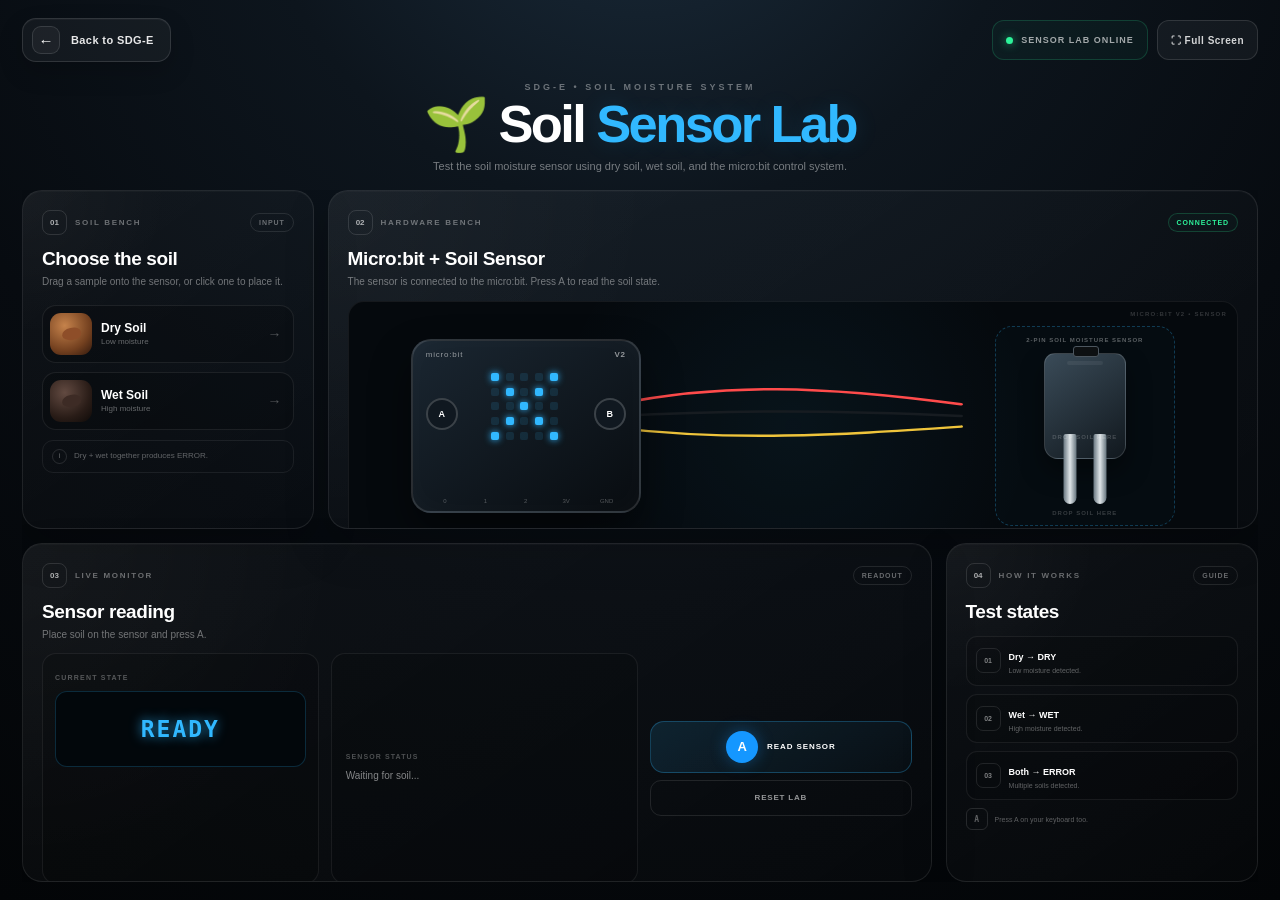
<file: soil-lab.html>
<!DOCTYPE html>
<html lang="en">

<head>

    <meta charset="UTF-8">

    <meta
        name="viewport"
        content="width=device-width, initial-scale=1.0"
    >

    <title>SDG-E • Soil Sensor Lab</title>


    <style>

        /* =========================================================
           RESET
        ========================================================= */

        * {
            margin: 0;
            padding: 0;
            box-sizing: border-box;
        }


        html,
        body {
            width: 100%;
            min-height: 100%;
        }


        body {

            min-height: 100vh;

            overflow: hidden;

            font-family:
                Arial,
                Helvetica,
                sans-serif;

            color: #ffffff;

            background:
                radial-gradient(
                    circle at 50% -20%,
                    #1b2d3d 0%,
                    #0d151d 31%,
                    #070b10 62%,
                    #030507 100%
                );
        }


        button {
            font: inherit;
        }


        /* =========================================================
           LAB ROOT
        ========================================================= */

        .lab-app {

            width: 100vw;
            height: 100vh;

            min-height: 650px;

            padding:
                18px 22px;

            display: flex;

            flex-direction: column;

            overflow: hidden;
        }


        /* =========================================================
           TOP BAR
        ========================================================= */

        .lab-topbar {

            flex:
                0 0 auto;

            width: 100%;

            display: flex;

            align-items: center;

            justify-content: space-between;

            gap: 16px;

            margin-bottom: 14px;
        }


        /* BACK BUTTON */

        .back-button {

            display: inline-flex;

            align-items: center;

            gap: 11px;

            min-height: 44px;

            padding:
                0 16px 0 9px;

            border:
                1px solid
                rgba(255,255,255,.12);

            border-radius: 14px;

            background:
                rgba(255,255,255,.045);

            color:
                rgba(255,255,255,.9);

            cursor: pointer;

            box-shadow:
                inset 0 1px 0
                rgba(255,255,255,.035),

                0 10px 25px
                rgba(0,0,0,.18);

            transition:
                transform .22s ease,
                background .22s ease,
                border-color .22s ease;
        }


        .back-button:hover {

            transform:
                translateX(-3px);

            background:
                rgba(255,255,255,.075);

            border-color:
                rgba(255,255,255,.28);
        }


        .back-arrow {

            width: 28px;
            height: 28px;

            display: grid;

            place-items: center;

            border:
                1px solid
                rgba(255,255,255,.12);

            border-radius: 9px;

            background:
                rgba(255,255,255,.045);

            color:
                #ffffff;

            font-size: 15px;

            line-height: 1;
        }


        .back-text {

            font-size: 11px;

            font-weight: 800;

            letter-spacing: .4px;
        }


        /* RIGHT SIDE */

        .top-right {

            display: flex;

            align-items: center;

            gap: 9px;
        }


        .online-pill {

            min-height: 40px;

            display: inline-flex;

            align-items: center;

            gap: 8px;

            padding:
                0 13px;

            border:
                1px solid
                rgba(45,243,154,.18);

            border-radius: 12px;

            background:
                rgba(45,243,154,.035);

            color:
                rgba(255,255,255,.62);

            font-size: 9px;

            font-weight: 900;

            letter-spacing: 1px;
        }


        .online-dot {

            width: 7px;
            height: 7px;

            border-radius: 50%;

            background:
                #2df39a;

            box-shadow:
                0 0 10px
                rgba(45,243,154,.7);
        }


        .fullscreen-button {

            min-height: 40px;

            display: inline-flex;

            align-items: center;

            gap: 8px;

            padding:
                0 13px;

            border:
                1px solid
                rgba(255,255,255,.12);

            border-radius: 12px;

            background:
                rgba(255,255,255,.045);

            color:
                rgba(255,255,255,.82);

            cursor: pointer;

            font-size: 10px;

            font-weight: 800;

            letter-spacing: .5px;

            transition:
                background .22s ease,
                border-color .22s ease,
                transform .22s ease;
        }


        .fullscreen-button:hover {

            transform:
                translateY(-2px);

            background:
                rgba(255,255,255,.075);

            border-color:
                rgba(255,255,255,.27);
        }


        /* =========================================================
           HEADER
        ========================================================= */

        .lab-header {

            flex:
                0 0 auto;

            text-align: center;

            margin-bottom: 16px;
        }


        .lab-kicker {

            display: inline-block;

            margin-bottom: 7px;

            color:
                rgba(255,255,255,.38);

            font-size: 9px;

            font-weight: 900;

            letter-spacing: 3px;
        }


        .lab-header h1 {

            font-size:
                clamp(
                    34px,
                    4.1vw,
                    56px
                );

            line-height:
                .95;

            letter-spacing:
                -2.6px;
        }


        .lab-header h1 span {

            color:
                #31b8ff;

            text-shadow:
                0 0 25px
                rgba(49,184,255,.14);
        }


        .lab-header p {

            max-width: 690px;

            margin:
                9px auto 0;

            color:
                rgba(255,255,255,.44);

            font-size:
                11px;

            line-height:
                1.5;
        }


        /* =========================================================
           MAIN DASHBOARD
        ========================================================= */

        .lab-dashboard {

            flex:
                1 1 auto;

            min-height: 0;

            width: 100%;

            display: grid;

            grid-template-columns:
                minmax(220px, .7fr)
                minmax(430px, 1.45fr)
                minmax(235px, .75fr);

            grid-template-rows:
                minmax(0, 1fr)
                minmax(0, 1fr);

            gap: 14px;

            overflow: hidden;
        }


        /* =========================================================
           CARD
        ========================================================= */

        .card {

            position: relative;

            min-width: 0;
            min-height: 0;

            padding: 19px;

            border:
                1px solid
                rgba(255,255,255,.09);

            border-radius: 20px;

            background:
                linear-gradient(
                    145deg,
                    rgba(255,255,255,.035),
                    rgba(255,255,255,.012)
                );

            box-shadow:
                0 18px 45px
                rgba(0,0,0,.2),

                inset 0 1px 0
                rgba(255,255,255,.025);

            overflow: hidden;
        }


        .card::before {

            content: "";

            position: absolute;

            inset: 0;

            pointer-events: none;

            background:
                radial-gradient(
                    circle at 0% 0%,
                    rgba(255,255,255,.035),
                    transparent 33%
                );
        }


        /* SOIL */

        .soil-card {
            grid-column: 1;
            grid-row: 1;
        }


        /* HARDWARE */

        .hardware-card {
            grid-column: 2 / 4;
            grid-row: 1;
        }


        /* MONITOR */

        .monitor-card {
            grid-column: 1 / 3;
            grid-row: 2;
        }


        /* GUIDE */

        .guide-card {
            grid-column: 3;
            grid-row: 2;
        }


        /* =========================================================
           CARD HEADER
        ========================================================= */

        .card-head {

            position: relative;

            z-index: 5;

            display: flex;

            align-items: center;

            justify-content: space-between;

            gap: 10px;

            margin-bottom: 13px;
        }


        .card-title-row {

            display: flex;

            align-items: center;

            gap: 8px;
        }


        .card-number {

            width: 25px;
            height: 25px;

            display: grid;

            place-items: center;

            border:
                1px solid
                rgba(255,255,255,.12);

            border-radius: 8px;

            color:
                rgba(255,255,255,.65);

            font-size: 8px;

            font-weight: 900;
        }


        .card-label {

            color:
                rgba(255,255,255,.38);

            font-size: 8px;

            font-weight: 900;

            letter-spacing: 1.7px;
        }


        .card-tag {

            padding:
                5px
                8px;

            border:
                1px solid
                rgba(255,255,255,.1);

            border-radius: 999px;

            color:
                rgba(255,255,255,.38);

            font-size: 7px;

            font-weight: 900;

            letter-spacing: .9px;
        }


        .card-tag.green {

            color:
                #2df39a;

            border-color:
                rgba(45,243,154,.2);

            background:
                rgba(45,243,154,.025);
        }


        .card h2 {

            position: relative;

            z-index: 5;

            font-size: 19px;

            letter-spacing: -.4px;
        }


        .card-description {

            position: relative;

            z-index: 5;

            margin-top: 5px;

            color:
                rgba(255,255,255,.41);

            font-size: 10px;

            line-height: 1.45;
        }


        /* =========================================================
           SOIL OPTIONS
        ========================================================= */

        .soil-options {

            position: relative;

            z-index: 5;

            display: grid;

            gap: 9px;

            margin-top: 15px;
        }


        .soil-option {

            display: grid;

            grid-template-columns:
                42px
                minmax(0, 1fr)
                auto;

            align-items: center;

            gap: 9px;

            min-height: 58px;

            padding: 7px;

            border:
                1px solid
                rgba(255,255,255,.08);

            border-radius: 14px;

            background:
                rgba(0,0,0,.17);

            cursor: grab;

            user-select: none;

            transition:
                transform .2s ease,
                border-color .2s ease,
                background .2s ease;
        }


        .soil-option:hover {

            transform:
                translateY(-2px);

            border-color:
                rgba(255,255,255,.25);

            background:
                rgba(255,255,255,.025);
        }


        .soil-option:active {

            cursor: grabbing;

            transform:
                scale(.985);
        }


        .soil-visual {

            width: 42px;
            height: 42px;

            display: grid;

            place-items: center;

            border-radius: 11px;
        }


        .soil-visual::before {

            content: "";

            width: 19px;
            height: 12px;

            border-radius:
                55%
                45%
                45%
                55%;

            transform:
                rotate(-10deg);
        }


        .dry-visual {

            background:
                radial-gradient(
                    circle at 35% 30%,
                    #c5824b,
                    #73401f 63%,
                    #31190e
                );
        }


        .dry-visual::before {

            background:
                #8e4e29;
        }


        .wet-visual {

            background:
                radial-gradient(
                    circle at 35% 30%,
                    #624a41,
                    #291c17 63%,
                    #0e0a08
                );
        }


        .wet-visual::before {

            background:
                #3d2b25;
        }


        .soil-name strong {

            display: block;

            font-size: 12px;
        }


        .soil-name small {

            display: block;

            margin-top: 2px;

            color:
                rgba(255,255,255,.38);

            font-size: 8px;
        }


        .soil-arrow {

            padding-right: 4px;

            color:
                rgba(255,255,255,.3);

            font-size: 14px;
        }


        .soil-tip {

            position: relative;

            z-index: 5;

            display: flex;

            align-items: center;

            gap: 7px;

            margin-top: 10px;

            padding:
                8px
                9px;

            border:
                1px solid
                rgba(255,255,255,.07);

            border-radius: 11px;

            color:
                rgba(255,255,255,.36);

            font-size: 8px;

            line-height: 1.35;
        }


        .soil-tip span {

            width: 15px;
            height: 15px;

            display: grid;

            place-items: center;

            flex:
                0 0 auto;

            border:
                1px solid
                rgba(255,255,255,.12);

            border-radius: 50%;

            font-size: 8px;
        }


        /* =========================================================
           HARDWARE STAGE
        ========================================================= */

        .hardware-stage {

            position: relative;

            z-index: 5;

            height:
                calc(100% - 67px);

            min-height:
                250px;

            margin-top: 11px;

            border:
                1px solid
                rgba(255,255,255,.065);

            border-radius: 16px;

            background:
                radial-gradient(
                    circle at 50% 50%,
                    rgba(49,184,255,.06),
                    transparent 52%
                ),

                #05090d;

            overflow: hidden;
        }


        .hardware-stage::after {

            content:
                "MICRO:BIT V2  •  SENSOR";

            position: absolute;

            top: 9px;
            right: 10px;

            z-index: 10;

            color:
                rgba(255,255,255,.18);

            font-size: 6px;

            font-weight: 900;

            letter-spacing: 1.2px;
        }


        /* WIRES */

        .wire-layer {

            position: absolute;

            inset: 0;

            width: 100%;
            height: 100%;

            z-index: 1;

            pointer-events: none;
        }


        .wire {

            fill: none;

            stroke-width: 4;

            stroke-linecap: round;
        }


        .wire.red {
            stroke: #ff4b4b;
        }


        .wire.black {
            stroke: #171c21;
        }


        .wire.yellow {
            stroke: #efc43b;
        }


        /* =========================================================
           MICROBIT
        ========================================================= */

        .microbit {

            position: absolute;

            left: 7%;

            top: 50%;

            width: 230px;
            height: 174px;

            z-index: 4;

            transform:
                translateY(-50%);

            border:
                2px solid
                rgba(255,255,255,.13);

            border-radius: 20px;

            background:
                linear-gradient(
                    145deg,
                    #1a2631,
                    #080c10
                );

            box-shadow:
                0 20px 40px
                rgba(0,0,0,.46),

                inset 0 0 30px
                rgba(255,255,255,.025);
        }


        .microbit-top {

            display: flex;

            align-items: center;

            justify-content: space-between;

            padding:
                9px
                13px
                4px;

            color:
                rgba(255,255,255,.54);

            font-size: 8px;

            letter-spacing: .8px;
        }


        .microbit-main {

            position: relative;

            height: 122px;
        }


        .microbit-button {

            position: absolute;

            top: 35px;

            width: 32px;
            height: 32px;

            display: grid;

            place-items: center;

            border:
                2px solid
                rgba(255,255,255,.18);

            border-radius: 50%;

            background:
                #101820;

            color: white;

            font-size: 9px;

            font-weight: 900;

            cursor: pointer;
        }


        .microbit-button.a {
            left: 13px;
        }


        .microbit-button.b {
            right: 13px;
        }


        .led-grid {

            position: absolute;

            top: 10px;

            left: 50%;

            width: 70px;
            height: 70px;

            display: grid;

            grid-template-columns:
                repeat(5, 1fr);

            gap: 4px;

            transform:
                translateX(-50%);
        }


        .led {

            width: 8px;
            height: 8px;

            border-radius: 2px;

            background:
                rgba(49,184,255,.12);
        }


        .led.on {

            background:
                #31b8ff;

            box-shadow:
                0 0 7px
                #31b8ff;
        }


        .microbit-pins {

            position: absolute;

            left: 12px;
            right: 12px;

            bottom: 7px;

            display: grid;

            grid-template-columns:
                repeat(5, 1fr);

            text-align: center;

            color:
                rgba(255,255,255,.3);

            font-size: 6px;
        }


        /* =========================================================
           SENSOR
        ========================================================= */

        .sensor-drop-zone {

            position: absolute;

            right: 7%;

            top: 50%;

            width: 180px;
            height: 200px;

            z-index: 4;

            transform:
                translateY(-50%);

            display: flex;

            flex-direction: column;

            align-items: center;

            padding:
                10px;

            border:
                1px dashed
                rgba(49,184,255,.28);

            border-radius: 17px;

            background:
                rgba(49,184,255,.018);

            transition:
                border-color .2s ease,
                background .2s ease,
                box-shadow .2s ease;
        }


        .sensor-drop-zone.drag-over {

            border-color:
                #31b8ff;

            background:
                rgba(49,184,255,.065);

            box-shadow:
                0 0 25px
                rgba(49,184,255,.12);
        }


        .sensor-title {

            color:
                rgba(255,255,255,.35);

            font-size: 6px;

            font-weight: 900;

            letter-spacing: 1px;
        }


        .sensor-board {

            position: relative;

            width: 82px;
            height: 106px;

            margin-top: 10px;

            border:
                1px solid
                rgba(255,255,255,.14);

            border-radius:
                11px
                11px
                14px
                14px;

            background:
                linear-gradient(
                    145deg,
                    #3a4b58,
                    #11181e
                );

            box-shadow:
                0 13px 25px
                rgba(0,0,0,.4);
        }


        .sensor-top-line {

            position: absolute;

            top: 7px;

            left: 50%;

            width: 36px;
            height: 4px;

            transform:
                translateX(-50%);

            border-radius: 999px;

            background:
                rgba(255,255,255,.06);
        }


        .sensor-connector {

            position: absolute;

            top: -8px;

            left: 28px;

            width: 26px;
            height: 11px;

            border:
                1px solid
                #4c565f;

            border-radius: 3px;

            background:
                #0d1012;
        }


        .sensor-prongs {

            position: absolute;

            left: 50%;

            bottom: -46px;

            display: flex;

            gap: 17px;

            transform:
                translateX(-50%);
        }


        .sensor-prong {

            width: 13px;

            height: 70px;

            border-radius:
                3px
                3px
                10px
                10px;

            background:
                linear-gradient(
                    90deg,
                    #687680,
                    #dfe5e8,
                    #65747d
                );
        }


        .soil-on-sensor {

            position: absolute;

            left: 50%;

            bottom: 9px;

            width: 116px;

            min-height: 26px;

            display: flex;

            justify-content: center;

            gap: 4px;

            transform:
                translateX(-50%);

            pointer-events: none;
        }


        .placed-soil {

            width: 48px;
            height: 26px;

            border-radius:
                60%
                45%
                50%
                55%;
        }


        .placed-dry {

            background:
                radial-gradient(
                    circle at 35% 35%,
                    #b8753f,
                    #71401f 60%,
                    #362014
                );
        }


        .placed-wet {

            background:
                radial-gradient(
                    circle at 35% 35%,
                    #5d4035,
                    #291d18 60%,
                    #100c0a
                );
        }


        .drop-message {

            position: absolute;

            bottom: 9px;

            color:
                rgba(255,255,255,.2);

            font-size: 6px;

            font-weight: 900;

            letter-spacing: 1px;
        }


        /* =========================================================
           MONITOR
        ========================================================= */

        .monitor-layout {

            position: relative;

            z-index: 5;

            height:
                calc(100% - 68px);

            margin-top: 10px;

            display: grid;

            grid-template-columns:
                minmax(170px, .9fr)
                minmax(160px, 1fr)
                minmax(150px, .85fr);

            gap: 12px;
        }


        .reading-box {

            padding: 12px;

            border:
                1px solid
                rgba(255,255,255,.07);

            border-radius: 14px;

            background:
                rgba(0,0,0,.15);
        }


        .reading-label {

            color:
                rgba(255,255,255,.3);

            font-size: 7px;

            font-weight: 900;

            letter-spacing: 1.2px;
        }


        .reading {

            min-height: 76px;

            margin-top: 7px;

            display: grid;

            place-items: center;

            border:
                1px solid
                rgba(49,184,255,.2);

            border-radius: 12px;

            background:
                #02070b;

            color:
                #31b8ff;

            font-family: monospace;

            font-size: 23px;

            font-weight: 900;

            letter-spacing: 2px;

            text-shadow:
                0 0 12px
                rgba(49,184,255,.75);
        }


        .reading.error {

            color:
                #ff5c5c;

            border-color:
                rgba(255,92,92,.34);

            text-shadow:
                0 0 12px
                rgba(255,92,92,.75);
        }


        .status-box {

            display: flex;

            flex-direction: column;

            justify-content: center;

            padding: 14px;

            border:
                1px solid
                rgba(255,255,255,.07);

            border-radius: 14px;

            background:
                rgba(0,0,0,.12);
        }


        .status-box-label {

            color:
                rgba(255,255,255,.28);

            font-size: 7px;

            font-weight: 900;

            letter-spacing: 1.1px;
        }


        .status-box p {

            margin-top: 8px;

            color:
                rgba(255,255,255,.5);

            font-size: 10px;

            line-height: 1.5;
        }


        .controls-box {

            display: flex;

            flex-direction: column;

            justify-content: center;
        }


        .read-button {

            width: 100%;

            min-height: 52px;

            display: flex;

            align-items: center;

            justify-content: center;

            gap: 9px;

            border:
                1px solid
                rgba(49,184,255,.28);

            border-radius: 14px;

            background:
                linear-gradient(
                    145deg,
                    rgba(49,184,255,.13),
                    rgba(49,184,255,.025)
                );

            color: white;

            cursor: pointer;

            transition:
                transform .2s ease,
                border-color .2s ease;
        }


        .read-button:hover {

            transform:
                translateY(-2px);

            border-color:
                #31b8ff;
        }


        .read-button strong {

            width: 32px;
            height: 32px;

            display: grid;

            place-items: center;

            border-radius: 50%;

            background:
                #1597ff;

            font-size: 13px;

            box-shadow:
                0 0 16px
                rgba(21,151,255,.35);
        }


        .read-button span {

            font-size: 8px;

            font-weight: 900;

            letter-spacing: .9px;
        }


        .reset-button {

            width: 100%;

            min-height: 36px;

            margin-top: 7px;

            border:
                1px solid
                rgba(255,255,255,.1);

            border-radius: 11px;

            background:
                transparent;

            color:
                rgba(255,255,255,.57);

            cursor: pointer;

            font-size: 8px;

            font-weight: 800;

            letter-spacing: .8px;
        }


        .reset-button:hover {

            border-color:
                rgba(255,255,255,.3);

            color:
                #ffffff;
        }


        /* =========================================================
           GUIDE
        ========================================================= */

        .guide-items {

            position: relative;

            z-index: 5;

            display: grid;

            gap: 8px;

            margin-top: 13px;
        }


        .guide-item {

            display: grid;

            grid-template-columns:
                25px
                minmax(0, 1fr);

            gap: 8px;

            align-items: center;

            padding: 9px;

            border:
                1px solid
                rgba(255,255,255,.07);

            border-radius: 11px;

            background:
                rgba(0,0,0,.12);
        }


        .guide-number {

            width: 25px;
            height: 25px;

            display: grid;

            place-items: center;

            border:
                1px solid
                rgba(255,255,255,.1);

            border-radius: 7px;

            color:
                rgba(255,255,255,.48);

            font-size: 7px;

            font-weight: 900;
        }


        .guide-item strong {

            font-size: 9px;
        }


        .guide-item p {

            margin-top: 2px;

            color:
                rgba(255,255,255,.36);

            font-size: 7px;

            line-height: 1.35;
        }


        .keyboard-tip {

            position: relative;

            z-index: 5;

            display: flex;

            align-items: center;

            gap: 7px;

            margin-top: 8px;

            color:
                rgba(255,255,255,.35);

            font-size: 7px;
        }


        .keyboard-key {

            width: 22px;
            height: 22px;

            display: grid;

            place-items: center;

            border:
                1px solid
                rgba(255,255,255,.12);

            border-radius: 6px;

            font-family: monospace;

            font-size: 8px;

            font-weight: 900;
        }


        /* =========================================================
           BROWSER FULLSCREEN MODE
        ========================================================= */

        body.real-fullscreen .lab-app {

            padding:
                14px 18px;
        }


        body.real-fullscreen .lab-topbar {

            margin-bottom:
                10px;
        }


        body.real-fullscreen .lab-header {

            margin-bottom:
                10px;
        }


        body.real-fullscreen .lab-header p {

            display: none;
        }


        body.real-fullscreen .card {

            padding:
                16px;
        }


        /* =========================================================
           RESPONSIVE
        ========================================================= */

        @media (max-width: 1050px) {

            body {
                overflow: auto;
            }


            .lab-app {

                min-height: 100vh;

                height: auto;

                overflow: visible;
            }


            .lab-dashboard {

                grid-template-columns:
                    1fr;

                grid-template-rows:
                    auto;

                overflow: visible;
            }


            .soil-card,
            .hardware-card,
            .monitor-card,
            .guide-card {

                grid-column:
                    auto;

                grid-row:
                    auto;
            }


            .hardware-stage {

                height: 390px;
            }


            .monitor-layout {

                height: auto;

                grid-template-columns:
                    1fr;
            }

        }


        @media (max-width: 700px) {

            .lab-app {

                padding:
                    14px;
            }


            .top-right {

                gap: 6px;
            }


            .online-pill {

                display: none;
            }


            .back-text {

                display: none;
            }


            .back-button {

                padding:
                    0 9px;
            }


            .lab-header h1 {

                font-size:
                    43px;
            }


            .hardware-stage {

                height:
                    550px;
            }


            .microbit {

                left:
                    50%;

                top:
                    105px;

                transform:
                    translateX(-50%);
            }


            .sensor-drop-zone {

                right:
                    50%;

                top:
                    370px;

                transform:
                    translateX(50%);
            }

        }

    </style>

</head>


<body>

    <div class="lab-app">


        <!-- =====================================================
             TOP BAR
        ===================================================== -->

        <header class="lab-topbar">


            <button
                class="back-button"
                id="backButton"
                type="button"
            >

                <span class="back-arrow">
                    ←
                </span>

                <span class="back-text">
                    Back to SDG-E
                </span>

            </button>


            <div class="top-right">


                <div class="online-pill">

                    <span class="online-dot"></span>

                    SENSOR LAB ONLINE

                </div>


                <button
                    class="fullscreen-button"
                    id="fullscreenButton"
                    type="button"
                >
                    ⛶ Full Screen
                </button>

            </div>

        </header>


        <!-- =====================================================
             HEADER
        ===================================================== -->

        <section class="lab-header">

            <span class="lab-kicker">
                SDG-E • SOIL MOISTURE SYSTEM
            </span>


            <h1>
                🌱 Soil
                <span>Sensor Lab</span>
            </h1>


            <p>
                Test the soil moisture sensor using dry soil,
                wet soil, and the micro:bit control system.
            </p>

        </section>


        <!-- =====================================================
             DASHBOARD
        ===================================================== -->

        <main class="lab-dashboard">


            <!-- =================================================
                 SOIL CARD
            ================================================= -->

            <section class="card soil-card">

                <div class="card-head">

                    <div class="card-title-row">

                        <span class="card-number">
                            01
                        </span>

                        <span class="card-label">
                            SOIL BENCH
                        </span>

                    </div>


                    <span class="card-tag">
                        INPUT
                    </span>

                </div>


                <h2>
                    Choose the soil
                </h2>


                <p class="card-description">
                    Drag a sample onto the sensor,
                    or click one to place it.
                </p>


                <div class="soil-options">


                    <div
                        id="drySoil"
                        class="soil-option"
                        draggable="true"
                    >

                        <div
                            class="soil-visual dry-visual"
                        ></div>


                        <div class="soil-name">

                            <strong>
                                Dry Soil
                            </strong>

                            <small>
                                Low moisture
                            </small>

                        </div>


                        <span class="soil-arrow">
                            →
                        </span>

                    </div>


                    <div
                        id="wetSoil"
                        class="soil-option"
                        draggable="true"
                    >

                        <div
                            class="soil-visual wet-visual"
                        ></div>


                        <div class="soil-name">

                            <strong>
                                Wet Soil
                            </strong>

                            <small>
                                High moisture
                            </small>

                        </div>


                        <span class="soil-arrow">
                            →
                        </span>

                    </div>

                </div>


                <div class="soil-tip">

                    <span>
                        i
                    </span>

                    Dry + wet together
                    produces ERROR.

                </div>

            </section>


            <!-- =================================================
                 HARDWARE CARD
            ================================================= -->

            <section class="card hardware-card">

                <div class="card-head">

                    <div class="card-title-row">

                        <span class="card-number">
                            02
                        </span>

                        <span class="card-label">
                            HARDWARE BENCH
                        </span>

                    </div>


                    <span class="card-tag green">
                        CONNECTED
                    </span>

                </div>


                <h2>
                    Micro:bit + Soil Sensor
                </h2>


                <p class="card-description">
                    The sensor is connected to the micro:bit.
                    Press A to read the soil state.
                </p>


                <div
                    class="hardware-stage"
                    id="sensorDropZone"
                >


                    <svg
                        class="wire-layer"
                        viewBox="0 0 900 400"
                        preserveAspectRatio="none"
                        aria-hidden="true"
                    >

                        <path
                            class="wire red"
                            d="M270 165 C380 130 480 135 620 165"
                        />

                        <path
                            class="wire black"
                            d="M270 184 C390 174 490 174 620 184"
                        />

                        <path
                            class="wire yellow"
                            d="M270 203 C390 225 490 215 620 201"
                        />

                    </svg>


                    <!-- MICROBIT -->

                    <div class="microbit">

                        <div class="microbit-top">

                            <span>
                                micro:bit
                            </span>

                            <strong>
                                V2
                            </strong>

                        </div>


                        <div class="microbit-main">

                            <button
                                id="virtualButtonA"
                                class="microbit-button a"
                                type="button"
                            >
                                A
                            </button>


                            <div
                                id="microbitLedGrid"
                                class="led-grid"
                            ></div>


                            <button
                                class="microbit-button b"
                                type="button"
                            >
                                B
                            </button>

                        </div>


                        <div class="microbit-pins">

                            <span>0</span>
                            <span>1</span>
                            <span>2</span>
                            <span>3V</span>
                            <span>GND</span>

                        </div>

                    </div>


                    <!-- SENSOR -->

                    <div
                        id="sensorDevice"
                        class="sensor-drop-zone"
                    >

                        <span class="sensor-title">
                            2-PIN SOIL MOISTURE SENSOR
                        </span>


                        <div class="sensor-board">

                            <div class="sensor-top-line"></div>

                            <div class="sensor-connector"></div>


                            <div class="sensor-prongs">

                                <span
                                    class="sensor-prong"
                                ></span>

                                <span
                                    class="sensor-prong"
                                ></span>

                            </div>


                            <div
                                id="soilOnSensor"
                                class="soil-on-sensor"
                            ></div>

                        </div>


                        <span class="drop-message">
                            DROP SOIL HERE
                        </span>

                    </div>

                </div>

            </section>


            <!-- =================================================
                 MONITOR CARD
            ================================================= -->

            <section class="card monitor-card">

                <div class="card-head">

                    <div class="card-title-row">

                        <span class="card-number">
                            03
                        </span>

                        <span class="card-label">
                            LIVE MONITOR
                        </span>

                    </div>


                    <span class="card-tag">
                        READOUT
                    </span>

                </div>


                <h2>
                    Sensor reading
                </h2>


                <p class="card-description">
                    Place soil on the sensor and press A.
                </p>


                <div class="monitor-layout">


                    <div class="reading-box">

                        <span class="reading-label">
                            CURRENT STATE
                        </span>


                        <div
                            id="sensorReading"
                            class="reading"
                        >
                            READY
                        </div>

                    </div>


                    <div class="status-box">

                        <span class="status-box-label">
                            SENSOR STATUS
                        </span>


                        <p id="sensorStatus">
                            Waiting for soil...
                        </p>

                    </div>


                    <div class="controls-box">

                        <button
                            id="sensorButtonA"
                            class="read-button"
                            type="button"
                        >

                            <strong>
                                A
                            </strong>

                            <span>
                                READ SENSOR
                            </span>

                        </button>


                        <button
                            id="sensorResetButton"
                            class="reset-button"
                            type="button"
                        >
                            RESET LAB
                        </button>

                    </div>

                </div>

            </section>


            <!-- =================================================
                 GUIDE CARD
            ================================================= -->

            <section class="card guide-card">

                <div class="card-head">

                    <div class="card-title-row">

                        <span class="card-number">
                            04
                        </span>

                        <span class="card-label">
                            HOW IT WORKS
                        </span>

                    </div>


                    <span class="card-tag">
                        GUIDE
                    </span>

                </div>


                <h2>
                    Test states
                </h2>


                <div class="guide-items">


                    <div class="guide-item">

                        <span class="guide-number">
                            01
                        </span>

                        <div>

                            <strong>
                                Dry → DRY
                            </strong>

                            <p>
                                Low moisture detected.
                            </p>

                        </div>

                    </div>


                    <div class="guide-item">

                        <span class="guide-number">
                            02
                        </span>

                        <div>

                            <strong>
                                Wet → WET
                            </strong>

                            <p>
                                High moisture detected.
                            </p>

                        </div>

                    </div>


                    <div class="guide-item">

                        <span class="guide-number">
                            03
                        </span>

                        <div>

                            <strong>
                                Both → ERROR
                            </strong>

                            <p>
                                Multiple soils detected.
                            </p>

                        </div>

                    </div>

                </div>


                <div class="keyboard-tip">

                    <span class="keyboard-key">
                        A
                    </span>

                    Press A on your keyboard too.

                </div>

            </section>


        </main>

    </div>


    <script>

        /* =========================================================
           ELEMENTS
        ========================================================= */

        const drySoil =
            document.getElementById(
                "drySoil"
            );

        const wetSoil =
            document.getElementById(
                "wetSoil"
            );

        const sensorDropZone =
            document.getElementById(
                "sensorDropZone"
            );

        const sensorDevice =
            document.getElementById(
                "sensorDevice"
            );

        const soilOnSensor =
            document.getElementById(
                "soilOnSensor"
            );

        const sensorReading =
            document.getElementById(
                "sensorReading"
            );

        const sensorStatus =
            document.getElementById(
                "sensorStatus"
            );

        const sensorButtonA =
            document.getElementById(
                "sensorButtonA"
            );

        const virtualButtonA =
            document.getElementById(
                "virtualButtonA"
            );

        const sensorResetButton =
            document.getElementById(
                "sensorResetButton"
            );

        const microbitLedGrid =
            document.getElementById(
                "microbitLedGrid"
            );

        const backButton =
            document.getElementById(
                "backButton"
            );

        const fullscreenButton =
            document.getElementById(
                "fullscreenButton"
            );


        /* =========================================================
           STATE
        ========================================================= */

        const soilState = {

            dry: false,

            wet: false

        };


        /* =========================================================
           LED MATRIX
        ========================================================= */

        for (
            let i = 0;
            i < 25;
            i++
        ) {

            const led =
                document.createElement(
                    "div"
                );

            led.className =
                "led";

            microbitLedGrid.appendChild(
                led
            );

        }


        const patterns = {

            ready: [
                0, 4,
                6, 8,
                12,
                16, 18,
                20, 24
            ],

            dry: [
                0,1,2,3,4,
                6,8,
                10,12,14,
                16,
                18,
                20,21,22,23,24
            ],

            wet: [
                0,4,
                5,9,
                10,14,
                15,19,
                20,24
            ],

            error: [
                0,2,4,
                6,8,
                10,11,12,13,14,
                16,18,
                20,22,24
            ]

        };


        function showPattern(
            pattern
        ) {

            [
                ...microbitLedGrid.children
            ].forEach(
                (
                    led,
                    index
                ) => {

                    led.classList.toggle(
                        "on",
                        pattern.includes(
                            index
                        )
                    );

                }
            );
        }


        /* =========================================================
           RENDER SOIL
        ========================================================= */

        function renderSoil() {

            soilOnSensor.innerHTML =
                "";


            if (
                soilState.dry
            ) {

                const dry =
                    document.createElement(
                        "div"
                    );

                dry.className =
                    "placed-soil placed-dry";

                soilOnSensor.appendChild(
                    dry
                );
            }


            if (
                soilState.wet
            ) {

                const wet =
                    document.createElement(
                        "div"
                    );

                wet.className =
                    "placed-soil placed-wet";

                soilOnSensor.appendChild(
                    wet
                );
            }


            if (
                !soilState.dry &&
                !soilState.wet
            ) {

                const msg =
                    document.createElement(
                        "div"
                    );

                msg.className =
                    "drop-message";

                msg.textContent =
                    "DROP SOIL HERE";

                soilOnSensor.appendChild(
                    msg
                );
            }

        }


        /* =========================================================
           PLACE SOIL
        ========================================================= */

        function placeSoil(
            type
        ) {

            if (
                type !== "dry" &&
                type !== "wet"
            ) {
                return;
            }


            soilState[type] =
                true;


            renderSoil();


            sensorReading.textContent =
                "READY";

            sensorReading.classList.remove(
                "error"
            );


            sensorStatus.textContent =
                "Soil placed. Press A.";


            showPattern(
                patterns.ready
            );

        }


        /* =========================================================
           DRAG
        ========================================================= */

        function setupSoil(
            element,
            type
        ) {

            element.addEventListener(
                "dragstart",
                event => {

                    event.dataTransfer.setData(
                        "text/plain",
                        type
                    );

                    element.style.opacity =
                        ".6";
                }
            );


            element.addEventListener(
                "dragend",
                () => {

                    element.style.opacity =
                        "1";
                }
            );


            element.addEventListener(
                "click",
                () => {

                    placeSoil(
                        type
                    );

                }
            );

        }


        setupSoil(
            drySoil,
            "dry"
        );


        setupSoil(
            wetSoil,
            "wet"
        );


        /* =========================================================
           DROP ZONE
        ========================================================= */

        sensorDropZone.addEventListener(
            "dragover",
            event => {

                event.preventDefault();

                sensorDropZone.classList.add(
                    "drag-over"
                );

            }
        );


        sensorDropZone.addEventListener(
            "dragleave",
            event => {

                if (
                    event.target ===
                    sensorDropZone
                ) {

                    sensorDropZone.classList.remove(
                        "drag-over"
                    );
                }

            }
        );


        sensorDropZone.addEventListener(
            "drop",
            event => {

                event.preventDefault();


                sensorDropZone.classList.remove(
                    "drag-over"
                );


                const type =
                    event.dataTransfer.getData(
                        "text/plain"
                    );


                placeSoil(
                    type
                );

            }
        );


        /* =========================================================
           READ SENSOR
        ========================================================= */

        function readSensor() {

            const dry =
                soilState.dry;

            const wet =
                soilState.wet;


            sensorReading.classList.remove(
                "error"
            );


            if (
                dry &&
                wet
            ) {

                sensorReading.textContent =
                    "ERROR";

                sensorReading.classList.add(
                    "error"
                );

                sensorStatus.textContent =
                    "Multiple soil types detected.";

                showPattern(
                    patterns.error
                );

                return;
            }


            if (
                wet
            ) {

                sensorReading.textContent =
                    "WET";

                sensorStatus.textContent =
                    "High moisture detected.";

                showPattern(
                    patterns.wet
                );

                return;
            }


            if (
                dry
            ) {

                sensorReading.textContent =
                    "DRY";

                sensorStatus.textContent =
                    "Low moisture detected.";

                showPattern(
                    patterns.dry
                );

                return;
            }


            sensorReading.textContent =
                "ERROR";

            sensorReading.classList.add(
                "error"
            );

            sensorStatus.textContent =
                "No soil detected.";

            showPattern(
                patterns.error
            );

        }


        /* =========================================================
           A BUTTON
        ========================================================= */

        function pressA() {

            sensorReading.animate(
                [
                    {
                        transform: "scale(1)"
                    },

                    {
                        transform: "scale(1.06)"
                    },

                    {
                        transform: "scale(1)"
                    }
                ],
                {
                    duration: 220
                }
            );


            readSensor();

        }


        sensorButtonA.addEventListener(
            "click",
            pressA
        );


        virtualButtonA.addEventListener(
            "click",
            pressA
        );


        document.addEventListener(
            "keydown",
            event => {

                if (
                    event.key.toLowerCase() === "a"
                ) {

                    pressA();

                }

            }
        );


        /* =========================================================
           RESET
        ========================================================= */

        sensorResetButton.addEventListener(
            "click",
            () => {

                soilState.dry =
                    false;

                soilState.wet =
                    false;


                renderSoil();


                sensorReading.textContent =
                    "READY";

                sensorReading.classList.remove(
                    "error"
                );


                sensorStatus.textContent =
                    "Waiting for soil...";


                showPattern(
                    patterns.ready
                );

            }
        );


        /* =========================================================
           BACK
        ========================================================= */

        backButton.addEventListener(
            "click",
            () => {

                window.location.href =
                    "index.html";

            }
        );


        /* =========================================================
           FULLSCREEN
        ========================================================= */

        fullscreenButton.addEventListener(
            "click",
            async () => {

                try {

                    if (
                        !document.fullscreenElement
                    ) {

                        await document
                            .documentElement
                            .requestFullscreen();

                    }

                    else {

                        await document
                            .exitFullscreen();

                    }

                }

                catch (
                    error
                ) {

                    console.error(
                        "Fullscreen error:",
                        error
                    );

                }

            }
        );


        document.addEventListener(
            "fullscreenchange",
            () => {

                if (
                    document.fullscreenElement
                ) {

                    document.body.classList.add(
                        "real-fullscreen"
                    );

                    fullscreenButton.textContent =
                        "✕ Exit Full Screen";

                }

                else {

                    document.body.classList.remove(
                        "real-fullscreen"
                    );

                    fullscreenButton.textContent =
                        "⛶ Full Screen";

                }

            }
        );


        /* =========================================================
           INITIAL STATE
        ========================================================= */

        renderSoil();

        showPattern(
            patterns.ready
        );

    </script>

</body>

</html>
</file>
